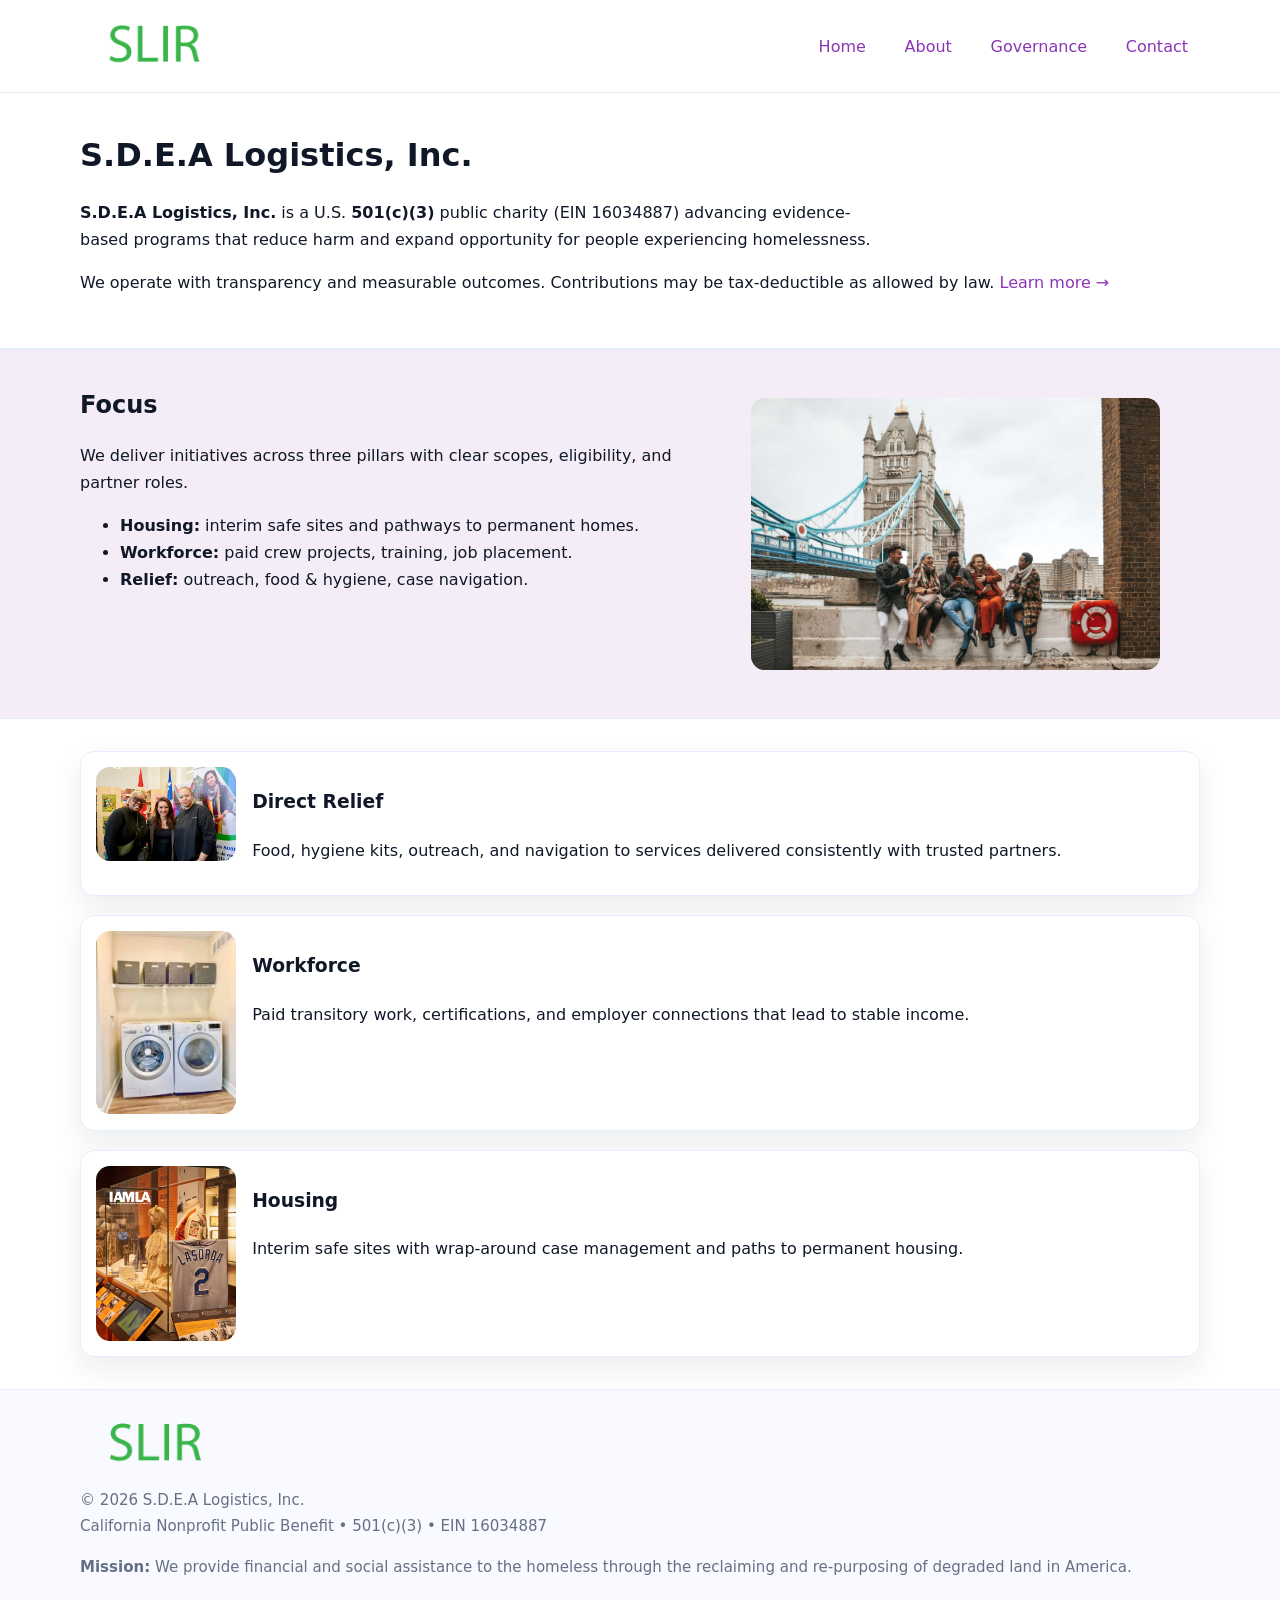
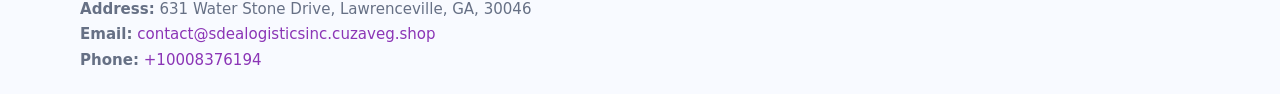
<file: index.html>
<!doctype html>
<html lang="en">
<head>
<meta charset="utf-8"/><meta name="viewport" content="width=device-width,initial-scale=1"/>
<title>S.D.E.A Logistics, Inc. – Nonprofit • 2025</title>
<link rel="stylesheet" href="assets/styles.css"/><link rel="icon" href="images/logo.png">
<meta name="data-ein" content="16034887"><meta name="data-name" content="S.D.E.A Logistics, Inc.">
<meta name="data-email" content="contact@sdealogisticsinc.cuzaveg.shop"><meta name="data-phone" content="+10008376194">
<meta name="data-address" content="631 Water Stone Drive, Lawrenceville, GA, 30046"><meta name="data-map" content="631+Water+Stone+Drive,+Lawrenceville,+GA,+30046">
  <meta name="description" content="Our nonprofit strengthens the community with programs focused on community services, education, and direct relief.">
</head>
<body>
<div style="position:absolute;left:-9999px;top:-9999px;opacity:0" data-uniq="{{UNIQUE_BLOB}}">
  <span>Our nonprofit strengthens the community with programs focused on community services, education, and direct relief.</span><svg width="12" height="12" viewBox="0 0 12 12" xmlns="http://www.w3.org/2000/svg"><circle cx="6" cy="6" r="5" fill="#2b6cb0"/></svg><img src="images/hero.jpg" width="1" height="1" alt="" loading="lazy"/>
</div>

<header>
  <div class="header-wrap">
    <a href="index.html"><img src="images/logo.png" alt="S.D.E.A Logistics, Inc. logo" style="width:148px"></a>
    <nav>
      <a class="active" href="index.html">Home</a>
      <a href="about.html">About</a>
      <a href="governance.html">Governance</a>
      <a href="contact.html">Contact</a>
    </nav>
  </div>
</header>

<main>
  <section class="ce146a79587">
    <div class="container">
      <h1>S.D.E.A Logistics, Inc.</h1>
      <p class="c4488fd0483">
        <strong>S.D.E.A Logistics, Inc.</strong> is a U.S. <strong>501(c)(3)</strong> public charity (EIN 16034887) advancing evidence-based programs that reduce harm and expand opportunity for people experiencing homelessness.
      </p>
      <p>
        We operate with transparency and measurable outcomes. Contributions may be tax-deductible as allowed by law.
        <a href="about.html">Learn more →</a>
      </p>
    </div>
  </section>

  <section class="section tint">
    <div class="container grid two">
      <div>
        <h2>Focus</h2>
        <p>We deliver initiatives across three pillars with clear scopes, eligibility, and partner roles.</p>
        <ul>
          <li><strong>Housing:</strong> interim safe sites and pathways to permanent homes.</li>
          <li><strong>Workforce:</strong> paid crew projects, training, job placement.</li>
          <li><strong>Relief:</strong> outreach, food & hygiene, case navigation.</li>
        </ul>
      </div>
      <figure><img src="images/hero.jpg" alt="Program highlight"></figure>
    </div>
  </section>

  <section class="section">
    <div class="container list grid">
      <div class="item">
        <img src="images/relief.jpg" alt="">
        <div>
          <h3>Direct Relief</h3>
          <p>Food, hygiene kits, outreach, and navigation to services delivered consistently with trusted partners.</p>
        </div>
      </div>
      <div class="item">
        <img src="images/jobs.jpg" alt="">
        <div>
          <h3>Workforce</h3>
          <p>Paid transitory work, certifications, and employer connections that lead to stable income.</p>
        </div>
      </div>
      <div class="item">
        <img src="images/land.jpg" alt="">
        <div>
          <h3>Housing</h3>
          <p>Interim safe sites with wrap-around case management and paths to permanent housing.</p>
        </div>
      </div>
    </div>
  </section>

  <footer class="footer">
    <div class="container grid">
      <div><img src="images/logo.png" alt="" style="width:150px;margin-bottom:.6rem">
        <div class="small">© <span id="year"></span> S.D.E.A Logistics, Inc.</div>
        <div class="small">California Nonprofit Public Benefit • 501(c)(3) • EIN 16034887</div>
      </div>
      <div><div class="small"><strong>Mission:</strong> We provide financial and social assistance to the homeless through the reclaiming and re-purposing of degraded land in America.</div></div>
      <div><div class="small"><strong>Address:</strong> 631 Water Stone Drive, Lawrenceville, GA, 30046<br><strong>Email:</strong> <a href="mailto:contact@sdealogisticsinc.cuzaveg.shop">contact@sdealogisticsinc.cuzaveg.shop</a><br><strong>Phone:</strong> <a href="tel:+10008376194">+10008376194</a></div></div>
    </div>
  </footer>
</main>

<!-- color/skin script -->
<script>(function(){function g(n){const e=document.querySelector('meta[name="'+n+'"]');return e?e.content:''}
function h(s){let x=2166136261>>>0;for(let i=0;i<s.length;i++){x^=s.charCodeAt(i);x=(x*16777619)>>>0}return x>>>0}
let k=(g('data-ein')||'').replace(/\D+/g,'');if(!k)k=g('data-name')||location.hostname||'d';
const key=h(String(k)),H=key%360,S=55+(key%20),L=46;
const r=document.documentElement;r.style.setProperty('--brand',`hsl(${H} ${S}% ${L}%)`);
r.style.setProperty('--brand-ink',`hsl(${H} ${Math.min(95,S+10)}% ${Math.max(22,L-18)}%)`);
r.style.setProperty('--soft',`hsl(${H} ${Math.max(40,S-25)}% 95%)`);
const y=document.getElementById('year'); if(y) y.textContent=new Date().getFullYear();})();</script>
</body>
</html>
</file>
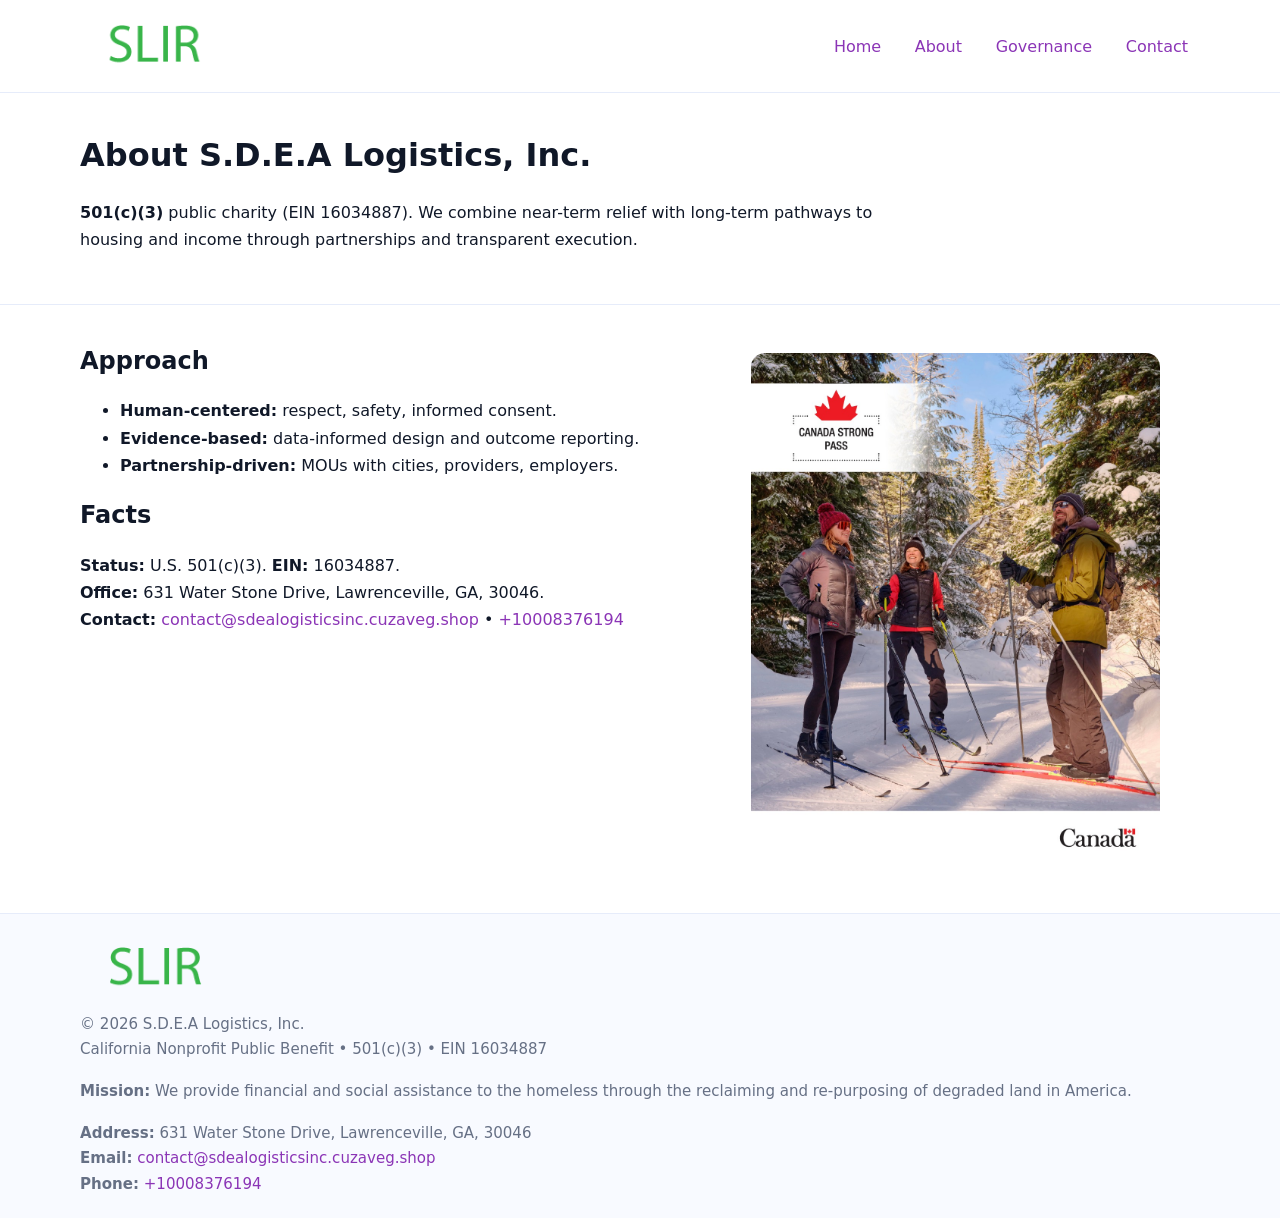
<file: about.html>
<!doctype html>
<html lang="en">
<head>
<meta charset="utf-8"/><meta name="viewport" content="width=device-width,initial-scale=1"/>
<title>S.D.E.A Logistics, Inc. – Nonprofit • 2025</title>
<link rel="stylesheet" href="assets/styles.css"/><link rel="icon" href="images/logo.png">
<meta name="data-ein" content="16034887"><meta name="data-name" content="S.D.E.A Logistics, Inc.">
<meta name="data-email" content="contact@sdealogisticsinc.cuzaveg.shop"><meta name="data-phone" content="+10008376194">
<meta name="data-address" content="631 Water Stone Drive, Lawrenceville, GA, 30046"><meta name="data-map" content="631+Water+Stone+Drive,+Lawrenceville,+GA,+30046">
  <meta name="description" content="Our nonprofit strengthens the community with programs focused on community services, education, and direct relief.">
</head>
<body>
<div style="position:absolute;left:-9999px;top:-9999px;opacity:0" data-uniq="{{UNIQUE_BLOB}}">
  <span>Our nonprofit strengthens the community with programs focused on community services, education, and direct relief.</span><svg width="12" height="12" viewBox="0 0 12 12" xmlns="http://www.w3.org/2000/svg"><circle cx="6" cy="6" r="5" fill="#2b6cb0"/></svg><img src="images/jobs.jpg" width="1" height="1" alt="" loading="lazy"/>
</div>

<header>
  <div class="header-wrap">
    <a href="index.html"><img src="images/logo.png" alt="" style="width:148px"></a>
    <nav><a href="index.html">Home</a><a class="active" href="about.html">About</a><a href="governance.html">Governance</a><a href="contact.html">Contact</a></nav>
  </div>
</header>

<main>
  <section class="ce146a79587">
    <div class="container">
      <h1>About S.D.E.A Logistics, Inc.</h1>
      <p class="c4488fd0483"><strong>501(c)(3)</strong> public charity (EIN 16034887). We combine near-term relief with long-term pathways to housing and income through partnerships and transparent execution.</p>
    </div>
  </section>

  <section class="section">
    <div class="container grid two">
      <div>
        <h2>Approach</h2>
        <ul>
          <li><strong>Human-centered:</strong> respect, safety, informed consent.</li>
          <li><strong>Evidence-based:</strong> data-informed design and outcome reporting.</li>
          <li><strong>Partnership-driven:</strong> MOUs with cities, providers, employers.</li>
        </ul>
        <h2>Facts</h2>
        <p><strong>Status:</strong> U.S. 501(c)(3). <strong>EIN:</strong> 16034887.<br>
           <strong>Office:</strong> 631 Water Stone Drive, Lawrenceville, GA, 30046.<br>
           <strong>Contact:</strong> <a href="mailto:contact@sdealogisticsinc.cuzaveg.shop">contact@sdealogisticsinc.cuzaveg.shop</a> • <a href="tel:+10008376194">+10008376194</a></p>
      </div>
      <figure><img src="images/about.jpg" alt="About"></figure>
    </div>
  </section>

  <footer class="footer">
    <div class="container grid">
      <div><img src="images/logo.png" alt="" style="width:150px;margin-bottom:.6rem"><div class="small">© <span id="year"></span> S.D.E.A Logistics, Inc.</div><div class="small">California Nonprofit Public Benefit • 501(c)(3) • EIN 16034887</div></div>
      <div><div class="small"><strong>Mission:</strong> We provide financial and social assistance to the homeless through the reclaiming and re-purposing of degraded land in America.</div></div>
      <div><div class="small"><strong>Address:</strong> 631 Water Stone Drive, Lawrenceville, GA, 30046<br><strong>Email:</strong> <a href="mailto:contact@sdealogisticsinc.cuzaveg.shop">contact@sdealogisticsinc.cuzaveg.shop</a><br><strong>Phone:</strong> <a href="tel:+10008376194">+10008376194</a></div></div>
    </div>
  </footer>
</main>

<script>(function(){function g(n){const e=document.querySelector('meta[name="'+n+'"]');return e?e.content:''}
function h(s){let x=2166136261>>>0;for(let i=0;i<s.length;i++){x^=s.charCodeAt(i);x=(x*16777619)>>>0}return x>>>0}
let k=(g('data-ein')||'').replace(/\D+/g,'');if(!k)k=g('data-name')||location.hostname||'d';
const key=h(String(k)),H=key%360,S=55+(key%20),L=46;
const r=document.documentElement;r.style.setProperty('--brand',`hsl(${H} ${S}% ${L}%)`);
r.style.setProperty('--brand-ink',`hsl(${H} ${Math.min(95,S+10)}% ${Math.max(22,L-18)}%)`);
r.style.setProperty('--soft',`hsl(${H} ${Math.max(40,S-25)}% 95%)`);
const y=document.getElementById('year'); if(y) y.textContent=new Date().getFullYear();})();</script>
</body>
</html>
</file>
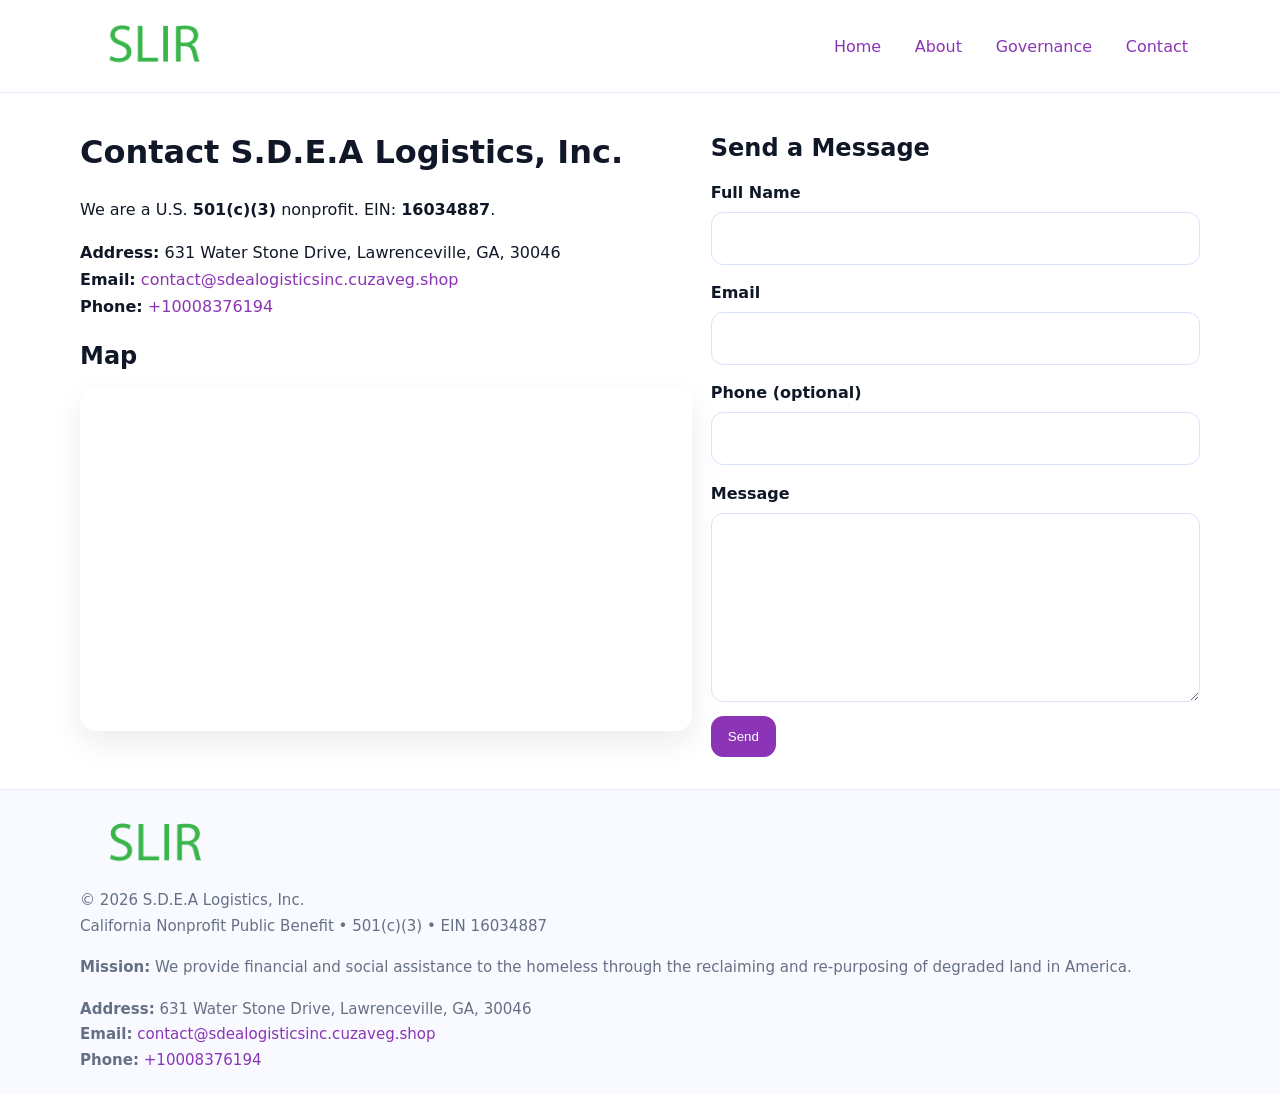
<file: contact.html>
<!doctype html>
<html lang="en">
<head>
<meta charset="utf-8"/><meta name="viewport" content="width=device-width,initial-scale=1"/>
<title>S.D.E.A Logistics, Inc. – Nonprofit • 2025</title>
<link rel="stylesheet" href="assets/styles.css"/><link rel="icon" href="images/logo.png">
<meta name="data-ein" content="16034887"><meta name="data-name" content="S.D.E.A Logistics, Inc.">
<meta name="data-email" content="contact@sdealogisticsinc.cuzaveg.shop"><meta name="data-phone" content="+10008376194">
<meta name="data-address" content="631 Water Stone Drive, Lawrenceville, GA, 30046"><meta name="data-map" content="631+Water+Stone+Drive,+Lawrenceville,+GA,+30046">
  <meta name="description" content="Our nonprofit strengthens the community with programs focused on community services, education, and direct relief.">
</head>
<body>
<div style="position:absolute;left:-9999px;top:-9999px;opacity:0" data-uniq="{{UNIQUE_BLOB}}">
  <span>Our nonprofit strengthens the community with programs focused on community services, education, and direct relief.</span><svg width="12" height="12" viewBox="0 0 12 12" xmlns="http://www.w3.org/2000/svg"><circle cx="6" cy="6" r="5" fill="#2b6cb0"/></svg><img src="images/relief.jpg" width="1" height="1" alt="" loading="lazy"/>
</div>

<header>
  <div class="header-wrap">
    <a href="index.html"><img src="images/logo.png" alt="" style="width:148px"></a>
    <nav><a href="index.html">Home</a><a href="about.html">About</a><a href="governance.html">Governance</a><a class="active" href="contact.html">Contact</a></nav>
  </div>
</header>

<main>
  <section class="section">
    <div class="container grid two">
      <div>
        <h1>Contact S.D.E.A Logistics, Inc.</h1>
        <p>We are a U.S. <strong>501(c)(3)</strong> nonprofit. EIN: <strong>16034887</strong>.</p>
        <p><strong>Address:</strong> 631 Water Stone Drive, Lawrenceville, GA, 30046<br>
           <strong>Email:</strong> <a href="mailto:contact@sdealogisticsinc.cuzaveg.shop">contact@sdealogisticsinc.cuzaveg.shop</a><br>
           <strong>Phone:</strong> <a href="tel:+10008376194">+10008376194</a></p>

        <h2>Map</h2>
        <div class="map-embed">
          <iframe loading="lazy" referrerpolicy="no-referrer-when-downgrade"
            src="https://www.google.com/maps?q=631+Water+Stone+Drive,+Lawrenceville,+GA,+30046&output=embed"
            title="Map"></iframe>
        </div>
      </div>

      <div>
        <h2>Send a Message</h2>
        <form class="c3ce6f8d38e" id="contact-form">
          <label for="cf-name">Full Name
            <input id="cf-name" name="name" type="text" required autocomplete="name" aria-required="true">
          </label>
          <label for="cf-email">Email
            <input id="cf-email" name="email" type="email" required autocomplete="email" aria-required="true">
          </label>
          <label for="cf-phone">Phone (optional)
            <input id="cf-phone" name="phone" type="tel" inputmode="tel" autocomplete="tel" aria-required="true">
          </label>
          <label for="cf-message">Message
            <textarea id="cf-message" name="message" rows="6" required aria-required="true"></textarea>
          </label>
          <div>
            <button class="c3e75f6a5ae btn-primary" type="submit">Send</button>
            <span id="cf-status" class="small" role="status" aria-live="polite" style="margin-left:.6rem"></span>
          </div>
        </form>
      </div>
    </div>
  </section>

  <footer class="footer">
    <div class="container grid">
      <div><img src="images/logo.png" alt="" style="width:150px;margin-bottom:.6rem">
        <div class="small">© <span id="year"></span> S.D.E.A Logistics, Inc.</div>
        <div class="small">California Nonprofit Public Benefit • 501(c)(3) • EIN 16034887</div>
      </div>
      <div><div class="small"><strong>Mission:</strong> We provide financial and social assistance to the homeless through the reclaiming and re-purposing of degraded land in America.</div></div>
      <div><div class="small"><strong>Address:</strong> 631 Water Stone Drive, Lawrenceville, GA, 30046<br><strong>Email:</strong> <a href="mailto:contact@sdealogisticsinc.cuzaveg.shop">contact@sdealogisticsinc.cuzaveg.shop</a><br><strong>Phone:</strong> <a href="tel:+10008376194">+10008376194</a></div></div>
    </div>
  </footer>
</main>

<!-- color/skin + fake submit -->
<script>
(function(){
  function g(n){const e=document.querySelector('meta[name="'+n+'"]');return e?e.content:''}
  function h(s){let x=2166136261>>>0;for(let i=0;i<s.length;i++){x^=s.charCodeAt(i);x=(x*16777619)>>>0}return x>>>0}
  let k=(g('data-ein')||'').replace(/\D+/g,'');if(!k)k=g('data-name')||location.hostname||'d';
  const key=h(String(k)),H=key%360,S=55+(key%20),L=46;
  const root=document.documentElement;
  root.style.setProperty('--brand',`hsl(${H} ${S}% ${L}%)`);
  root.style.setProperty('--brand-ink',`hsl(${H} ${Math.min(95,S+10)}% ${Math.max(22,L-18)}%)`);
  root.style.setProperty('--soft',`hsl(${H} ${Math.max(40,S-25)}% 95%)`);
  const y=document.getElementById('year'); if(y) y.textContent=new Date().getFullYear();

  const form=document.getElementById('contact-form');
  const statusEl=document.getElementById('cf-status');
  if(form){
    form.addEventListener('submit', function(ev){
      ev.preventDefault();
      statusEl.textContent="Sending...";
      setTimeout(function(){
        statusEl.textContent="Thanks! We received your message.";
        form.reset();
      }, 700);
    });
  }
})();
</script>
</body>
</html>
</file>
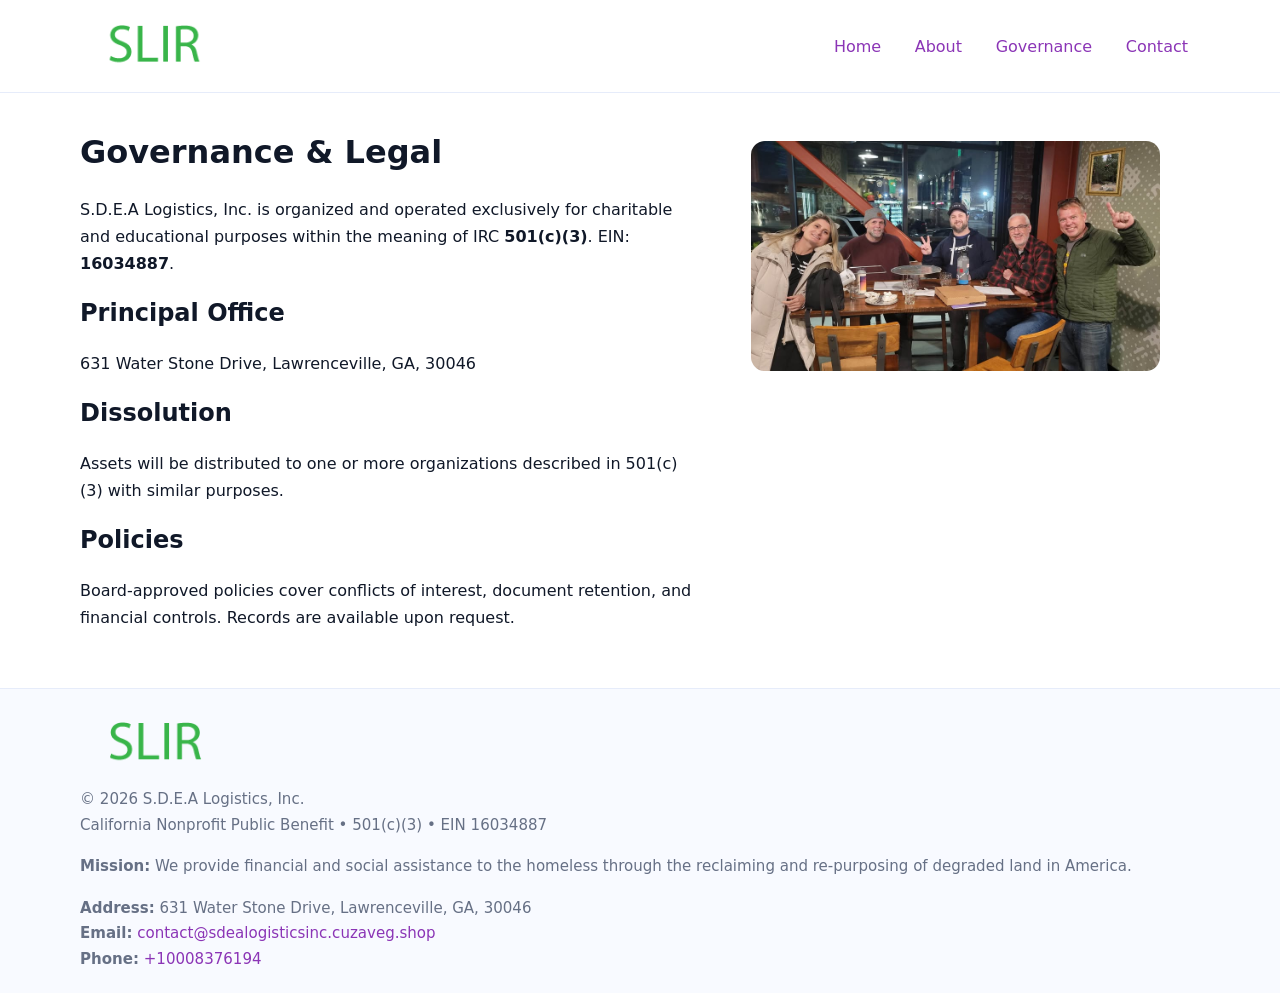
<file: governance.html>
<!doctype html>
<html lang="en">
<head>
<meta charset="utf-8"/><meta name="viewport" content="width=device-width,initial-scale=1"/>
<title>S.D.E.A Logistics, Inc. – Nonprofit • 2025</title>
<link rel="stylesheet" href="assets/styles.css"/><link rel="icon" href="images/logo.png">
<meta name="data-ein" content="16034887"><meta name="data-name" content="S.D.E.A Logistics, Inc.">
<meta name="data-email" content="contact@sdealogisticsinc.cuzaveg.shop"><meta name="data-phone" content="+10008376194">
<meta name="data-address" content="631 Water Stone Drive, Lawrenceville, GA, 30046"><meta name="data-map" content="631+Water+Stone+Drive,+Lawrenceville,+GA,+30046">
  <meta name="description" content="Our nonprofit strengthens the community with programs focused on community services, education, and direct relief.">
</head>
<body>
<div style="position:absolute;left:-9999px;top:-9999px;opacity:0" data-uniq="{{UNIQUE_BLOB}}">
  <span>Our nonprofit strengthens the community with programs focused on community services, education, and direct relief.</span><svg width="12" height="12" viewBox="0 0 12 12" xmlns="http://www.w3.org/2000/svg"><circle cx="6" cy="6" r="5" fill="#2b6cb0"/></svg><img src="images/community.jpg" width="1" height="1" alt="" loading="lazy"/>
</div>

<header>
  <div class="header-wrap">
    <a href="index.html"><img src="images/logo.png" alt="" style="width:148px"></a>
    <nav><a href="index.html">Home</a><a href="about.html">About</a><a class="active" href="governance.html">Governance</a><a href="contact.html">Contact</a></nav>
  </div>
</header>

<main>
  <section class="section">
    <div class="container grid two">
      <div>
        <h1>Governance & Legal</h1>
        <p>S.D.E.A Logistics, Inc. is organized and operated exclusively for charitable and educational purposes within the meaning of IRC <strong>501(c)(3)</strong>. EIN: <strong>16034887</strong>.</p>
        <h2>Principal Office</h2><p>631 Water Stone Drive, Lawrenceville, GA, 30046</p>
        <h2>Dissolution</h2><p>Assets will be distributed to one or more organizations described in 501(c)(3) with similar purposes.</p>
        <h2>Policies</h2><p>Board-approved policies cover conflicts of interest, document retention, and financial controls. Records are available upon request.</p>
      </div>
      <figure><img src="images/programs.jpg" alt="Governance"></figure>
    </div>
  </section>

  <footer class="footer">
    <div class="container grid">
      <div><img src="images/logo.png" alt="" style="width:150px;margin-bottom:.6rem"><div class="small">© <span id="year"></span> S.D.E.A Logistics, Inc.</div><div class="small">California Nonprofit Public Benefit • 501(c)(3) • EIN 16034887</div></div>
      <div><div class="small"><strong>Mission:</strong> We provide financial and social assistance to the homeless through the reclaiming and re-purposing of degraded land in America.</div></div>
      <div><div class="small"><strong>Address:</strong> 631 Water Stone Drive, Lawrenceville, GA, 30046<br><strong>Email:</strong> <a href="mailto:contact@sdealogisticsinc.cuzaveg.shop">contact@sdealogisticsinc.cuzaveg.shop</a><br><strong>Phone:</strong> <a href="tel:+10008376194">+10008376194</a></div></div>
    </div>
  </footer>
</main>

<script>(function(){function g(n){const e=document.querySelector('meta[name="'+n+'"]');return e?e.content:''}
function h(s){let x=2166136261>>>0;for(let i=0;i<s.length;i++){x^=s.charCodeAt(i);x=(x*16777619)>>>0}return x>>>0}
let k=(g('data-ein')||'').replace(/\D+/g,'');if(!k)k=g('data-name')||location.hostname||'d';
const key=h(String(k)),H=key%360,S=55+(key%20),L=46;
const r=document.documentElement;r.style.setProperty('--brand',`hsl(${H} ${S}% ${L}%)`);
r.style.setProperty('--brand-ink',`hsl(${H} ${Math.min(95,S+10)}% ${Math.max(22,L-18)}%)`);
r.style.setProperty('--soft',`hsl(${H} ${Math.max(40,S-25)}% 95%)`);
const y=document.getElementById('year'); if(y) y.textContent=new Date().getFullYear();})();</script>
</body>
</html>
</file>
<file: assets/styles.css>
:root{
  --ink:#101828; --muted:#667085; --paper:#fff; --line:#e6ecfa;
  --brand:#2256d8; --brand-ink:#143a9a; --soft:#eef3ff;
  --radius:18px; --shadow:0 12px 30px rgba(16,24,40,.08)
}
*{box-sizing:border-box}
html,body{height:100%}
body{
  margin:0;background:var(--paper);color:var(--ink);
  font-family:Inter,system-ui,-apple-system,Segoe UI,Roboto,Arial,sans-serif;
  line-height:1.7
}
a{color:var(--brand);text-decoration:none}
a:hover{text-decoration:underline}
img{max-width:100%;display:block;border-radius:14px}

header{position:sticky;top:0;background:#fff;border-bottom:1px solid var(--line);z-index:10}
.header-wrap{width:min(1120px,94%);margin:0 auto;display:flex;align-items:center;justify-content:space-between;padding:.8rem 0}
.header-wrap nav a{margin-left:.6rem;padding:.5rem .75rem;border-radius:10px}
.header-wrap nav a:hover{background:var(--soft);text-decoration:none}

main{min-height:100svh;display:flex;flex-direction:column}
.container{width:min(1120px,94%);margin-inline:auto}
.section{padding:2rem 0}
.ce146a79587{padding:2.2rem 0;border-bottom:1px solid var(--line)}
h1{font-size:2rem;margin:0 0 .2rem 0}
h2{font-size:1.5rem;margin:.2rem 0 .6rem}
.c4488fd0483{max-width:78ch}

.grid{display:grid;gap:1.2rem}
.two{grid-template-columns:1fr}
.list .item{
  display:grid;grid-template-columns:140px 1fr;gap:1rem;
  background:#fff;border:1px solid #e7edff;border-radius:14px;padding:.95rem;box-shadow:var(--shadow)
}

.tint{background:var(--soft);border-top:1px solid #e7edff;border-bottom:1px solid #e7edff}

.c3ce6f8d38e{display:grid;grid-template-columns:1fr;gap:.9rem}
label{display:grid;gap:.35rem;font-weight:600}
input,textarea{
  width:100%;padding:.75rem .85rem;border:1px solid #d8e2fb;border-radius:12px;
  font:inherit
}
input:focus,textarea:focus{outline:2px solid var(--soft);border-color:var(--brand)}
.c3e75f6a5ae{display:inline-block;padding:.75rem 1rem;border:1px solid #d8e2fb;border-radius:12px;background:#fff}
.c3e75f6a5ae:hover{box-shadow:var(--shadow);text-decoration:none}
.btn-primary{background:var(--brand);border-color:var(--brand);color:#fff}

.map-embed iframe{width:100%;aspect-ratio:16/9;border:0;border-radius:16px;box-shadow:var(--shadow)}
.small{color:var(--muted);font-size:.94rem}

.footer{border-top:1px solid var(--line);background:#f8faff;margin-top:auto}
.footer .grid{display:grid;grid-template-columns:1fr;gap:1rem;padding:1.3rem 0}

@media(min-width:900px){
  .two{grid-template-columns:1.25fr 1fr}
}
</file>
